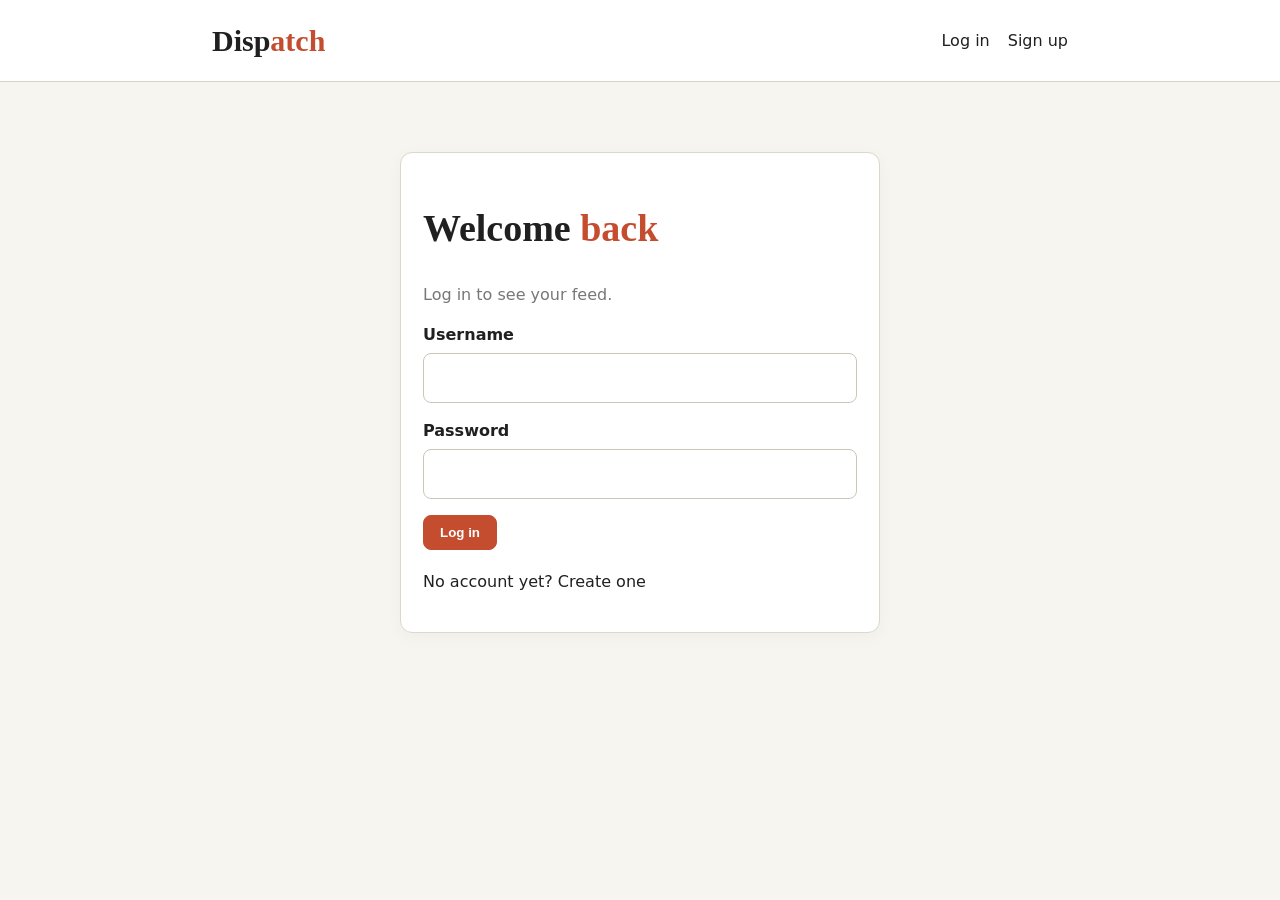
<file: frontend/index.html>
<!DOCTYPE html>
<html lang="en"><head><meta charset="UTF-8"><meta name="viewport" content="width=device-width,initial-scale=1"><title>Dispatch — Feed</title><link rel="stylesheet" href="css/style.css"></head>
<body><header class="masthead"><div class="masthead-inner"><div class="masthead-title">Disp<span>atch</span></div><nav id="nav-slot"></nav></div></header>
<main><section class="composer"><form id="post-form"><textarea id="post-content" maxlength="2000" placeholder="What's happening?" required></textarea><div class="composer-row"><span class="composer-hint">Share an update with your network.</span><button class="btn btn-signal" id="post-submit-btn">Post</button></div></form></section><div class="feed-tabs"><button class="feed-tab active" data-mode="all">Everyone</button><button class="feed-tab" data-mode="following">Following</button></div><div id="error-slot"></div><div id="feed-list"><div class="loading-state">Loading feed…</div></div></main>
<script src="js/api.js"></script><script src="js/ui.js"></script><script src="js/feed.js"></script></body></html>
</file>
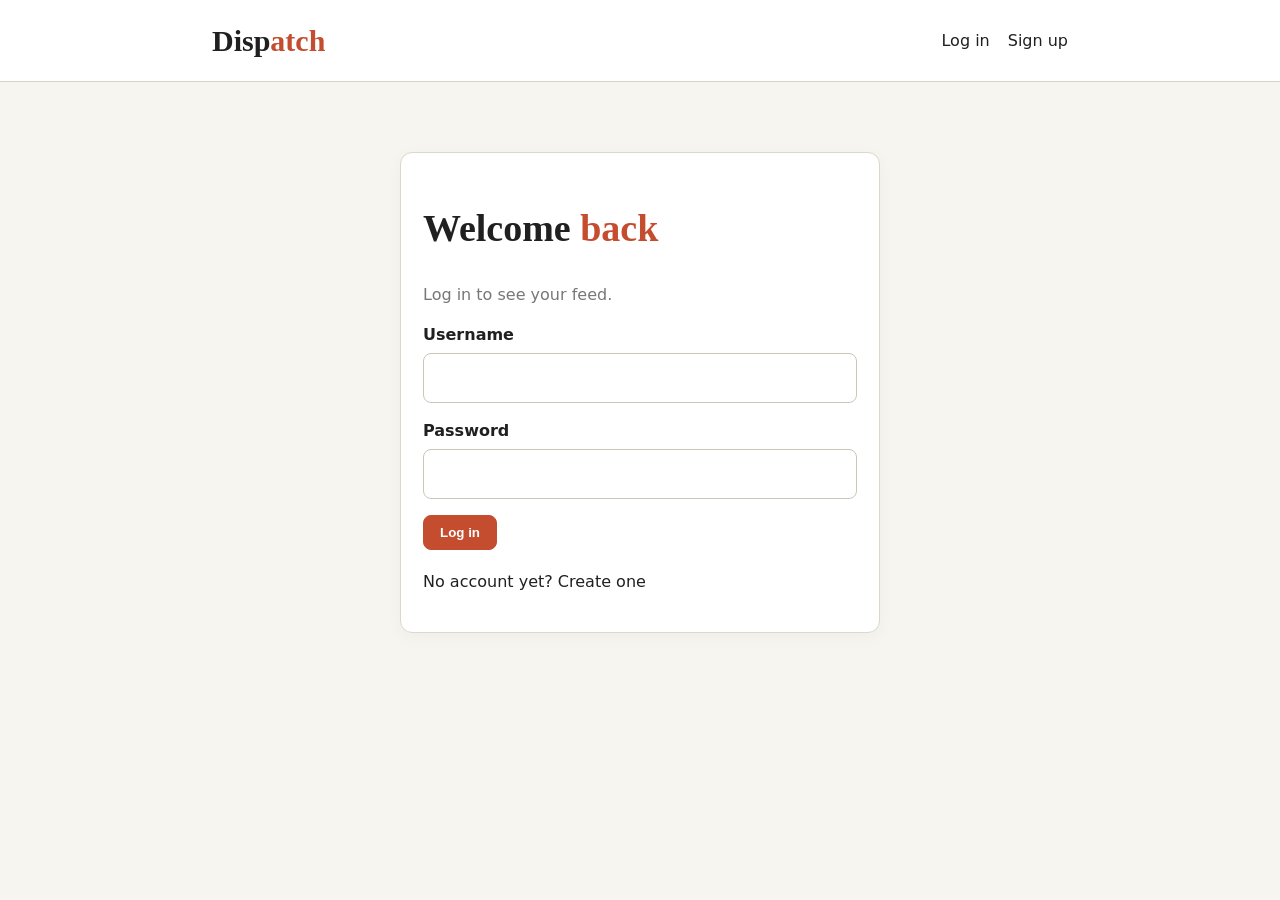
<file: frontend/login.html>
<!DOCTYPE html><html lang="en"><head><meta charset="UTF-8"><meta name="viewport" content="width=device-width,initial-scale=1"><title>Log in — Dispatch</title><link rel="stylesheet" href="css/style.css"></head><body><header class="masthead"><div class="masthead-inner"><div class="masthead-title">Disp<span>atch</span></div><nav id="nav-slot"></nav></div></header><main><div class="auth-wrap"><h1 class="auth-title">Welcome <span>back</span></h1><p class="auth-subtitle">Log in to see your feed.</p><div id="form-error"></div><form id="login-form"><div class="field"><label>Username</label><input id="username" required autocomplete="username"></div><div class="field"><label>Password</label><input id="password" type="password" required autocomplete="current-password"></div><button class="btn btn-signal" id="submit-btn">Log in</button></form><p class="auth-switch">No account yet? <a href="register.html">Create one</a></p></div></main><script src="js/api.js"></script><script src="js/ui.js"></script><script>renderNav('login');if(Api.isLoggedIn())location.href='index.html';document.getElementById('login-form').addEventListener('submit',async e=>{e.preventDefault();const b=document.getElementById('submit-btn');try{b.disabled=true;const d=await Api.login(username.value.trim(),password.value);Api.setToken(d.token);Api.setUsername(d.username);location.href='index.html'}catch(x){showError(document.getElementById('form-error'),x)}finally{b.disabled=false}})</script></body></html>
</file>
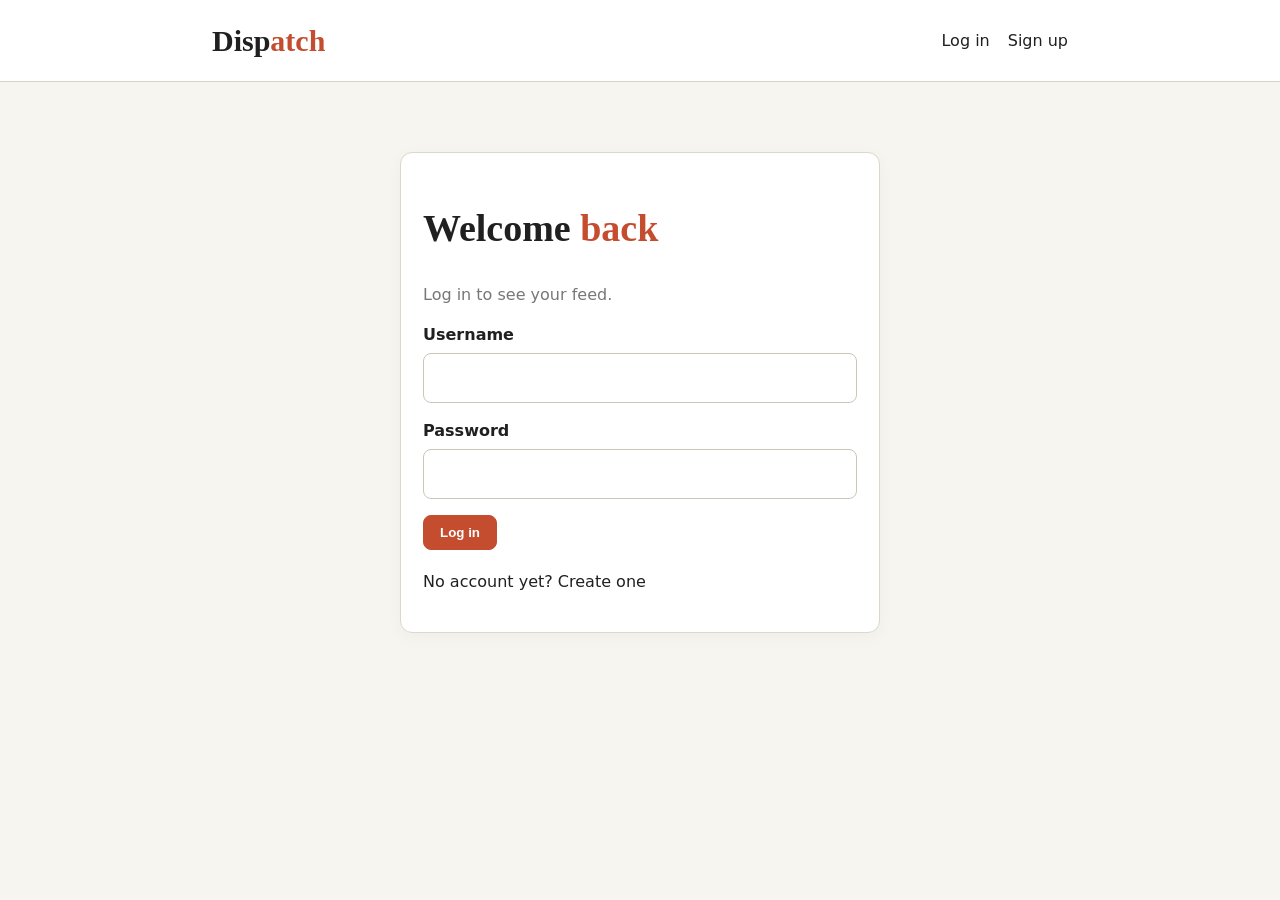
<file: frontend/profile.html>
<!DOCTYPE html><html lang="en"><head><meta charset="UTF-8"><meta name="viewport" content="width=device-width,initial-scale=1"><title>Profile — Dispatch</title><link rel="stylesheet" href="css/style.css"></head><body><header class="masthead"><div class="masthead-inner"><div class="masthead-title">Disp<span>atch</span></div><nav id="nav-slot"></nav></div></header><main><div id="error-slot"></div><div id="profile-root"><div class="loading-state">Loading profile…</div></div></main><script src="js/api.js"></script><script src="js/ui.js"></script><script src="js/profile.js"></script></body></html>
</file>
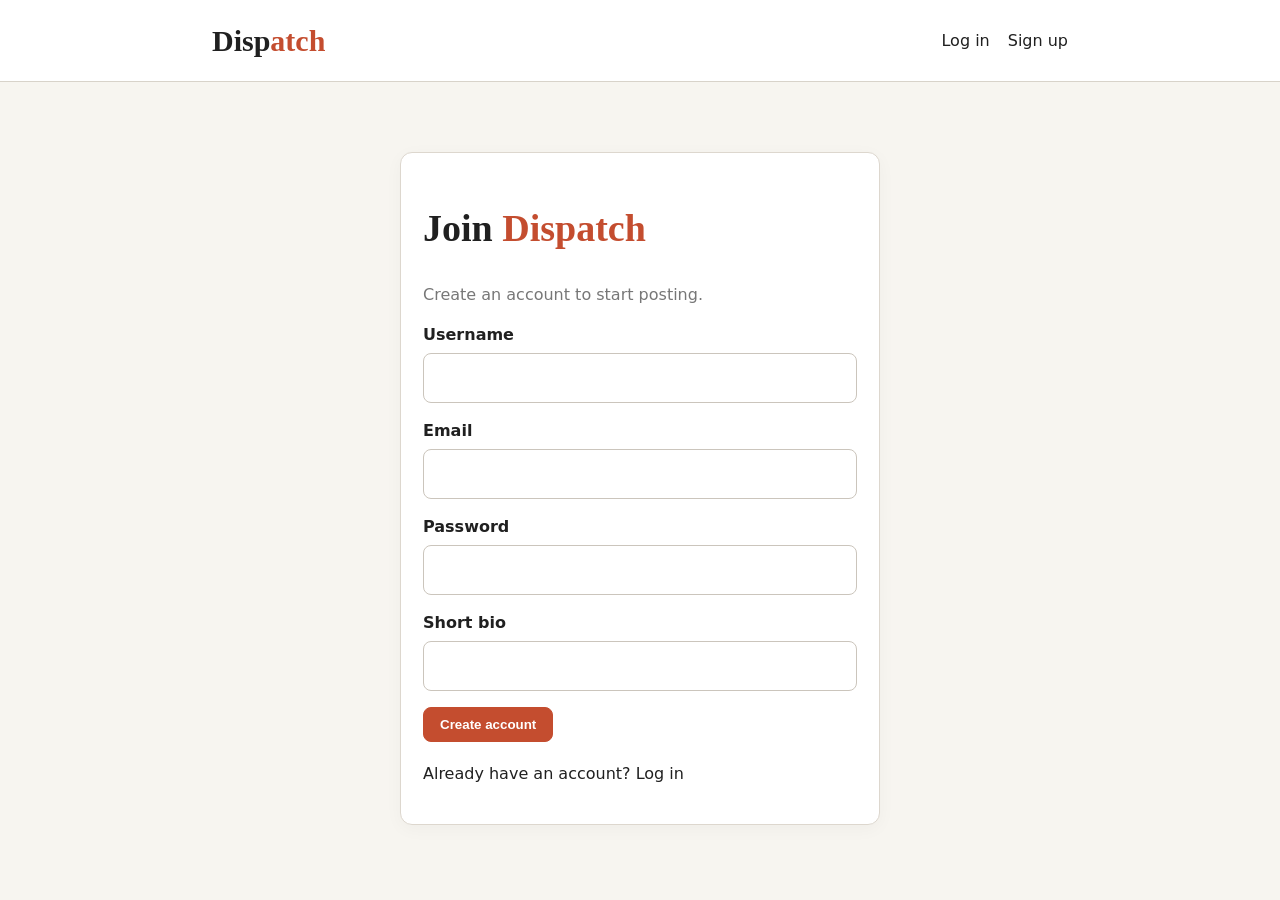
<file: frontend/register.html>
<!DOCTYPE html><html lang="en"><head><meta charset="UTF-8"><meta name="viewport" content="width=device-width,initial-scale=1"><title>Sign up — Dispatch</title><link rel="stylesheet" href="css/style.css"></head><body><header class="masthead"><div class="masthead-inner"><div class="masthead-title">Disp<span>atch</span></div><nav id="nav-slot"></nav></div></header><main><div class="auth-wrap"><h1 class="auth-title">Join <span>Dispatch</span></h1><p class="auth-subtitle">Create an account to start posting.</p><div id="form-error"></div><form id="register-form"><div class="field"><label>Username</label><input id="username" required minlength="2" maxlength="30"></div><div class="field"><label>Email</label><input id="email" type="email"></div><div class="field"><label>Password</label><input id="password" type="password" required minlength="8"></div><div class="field"><label>Short bio</label><input id="bio" maxlength="280"></div><button class="btn btn-signal" id="submit-btn">Create account</button></form><p class="auth-switch">Already have an account? <a href="login.html">Log in</a></p></div></main><script src="js/api.js"></script><script src="js/ui.js"></script><script>renderNav('register');if(Api.isLoggedIn())location.href='index.html';document.getElementById('register-form').addEventListener('submit',async e=>{e.preventDefault();const b=document.getElementById('submit-btn');try{b.disabled=true;const d=await Api.register(username.value.trim(),email.value.trim(),password.value,bio.value.trim());Api.setToken(d.token);Api.setUsername(d.username);location.href='index.html'}catch(x){showError(document.getElementById('form-error'),x)}finally{b.disabled=false}})</script></body></html>
</file>
<file: frontend/css/style.css>
*{box-sizing:border-box}body{margin:0;background:#f7f5f0;color:#202020;font-family:Inter,system-ui,-apple-system,BlinkMacSystemFont,"Segoe UI",sans-serif;line-height:1.5}.masthead{border-bottom:1px solid #d8d3ca;background:#fff}.masthead-inner{max-width:900px;margin:auto;padding:18px 22px;display:flex;align-items:center;justify-content:space-between}.masthead-title{font-family:Georgia,serif;font-size:30px;font-weight:700}.masthead-title span{color:#c44d2f}.masthead-nav,nav{display:flex;gap:18px;align-items:center}a{color:inherit;text-decoration:none}.masthead-nav a:hover,.masthead-nav a.active{color:#c44d2f}.nav-button{border:0;background:none;cursor:pointer;font:inherit;color:#555}main{max-width:700px;margin:38px auto;padding:0 18px}.composer,.entry,.profile-header,.auth-wrap{background:#fff;border:1px solid #ddd7ce;border-radius:12px;padding:22px;margin-bottom:20px;box-shadow:0 4px 18px rgba(0,0,0,.035)}textarea,input{width:100%;padding:12px;border:1px solid #cbc5bc;border-radius:8px;background:#fff;font:inherit}textarea{min-height:110px;resize:vertical}.composer-row{display:flex;justify-content:space-between;align-items:center;margin-top:12px}.btn{border:1px solid #bbb3a8;border-radius:8px;padding:9px 16px;background:#fff;cursor:pointer;font-weight:600}.btn-signal{background:#c44d2f;border-color:#c44d2f;color:#fff}.btn-outline{background:#fff}.btn-small{padding:7px 12px}.feed-tabs{display:flex;gap:8px;margin:20px 0}.feed-tab{border:0;background:none;padding:9px 14px;border-bottom:2px solid transparent;cursor:pointer;font-weight:600}.feed-tab.active{border-color:#c44d2f;color:#c44d2f}.entry-byline{display:flex;align-items:center;gap:9px;color:#666;font-size:14px}.avatar-dot,.profile-avatar{display:inline-flex;align-items:center;justify-content:center;background:#e8e1d7;border-radius:50%;font-weight:700}.avatar-dot{width:34px;height:34px}.profile-avatar{width:80px;height:80px;font-size:26px;margin-bottom:15px}.profile-avatar img{width:100%;height:100%;object-fit:cover;border-radius:50%}.author-name{font-weight:700;color:#222}.timestamp{color:#999}.entry-content{font-size:17px;white-space:pre-wrap}.entry-actions{display:flex;gap:15px;border-top:1px solid #eee8df;padding-top:12px}.entry-action{border:0;background:none;cursor:pointer;color:#666}.entry-action.liked{color:#c44d2f}.delete{color:#a33}.comments{border-top:1px solid #eee8df;margin-top:14px;padding-top:12px}.hidden{display:none}.comment-form{display:flex;gap:8px;margin-top:12px}.comment-form input{flex:1}.auth-wrap{max-width:480px;margin:70px auto}.auth-title{font-family:Georgia,serif;font-size:38px}.auth-title span{color:#c44d2f}.auth-subtitle,.composer-hint{color:#777}.field{margin:16px 0}.field label{display:block;margin-bottom:6px;font-weight:600}.auth-switch{margin-top:20px}.error-banner{padding:12px;background:#fff0ed;border:1px solid #e0a99d;color:#9b3320;border-radius:8px;margin:12px 0}.empty-state,.loading-state{text-align:center;padding:35px;color:#777}.profile-header h1{font-family:Georgia,serif}.profile-stats{display:flex;gap:25px;margin:18px 0;color:#666}.toast{position:fixed;right:20px;bottom:20px;background:#222;color:#fff;padding:12px 16px;border-radius:8px;z-index:10}@media(max-width:600px){main{margin-top:20px}.masthead-inner{padding:14px 16px}.masthead-title{font-size:24px}.profile-stats{gap:12px;flex-wrap:wrap}.auth-wrap{margin:20px auto}.composer-row{gap:12px;align-items:flex-end}}
</file>
